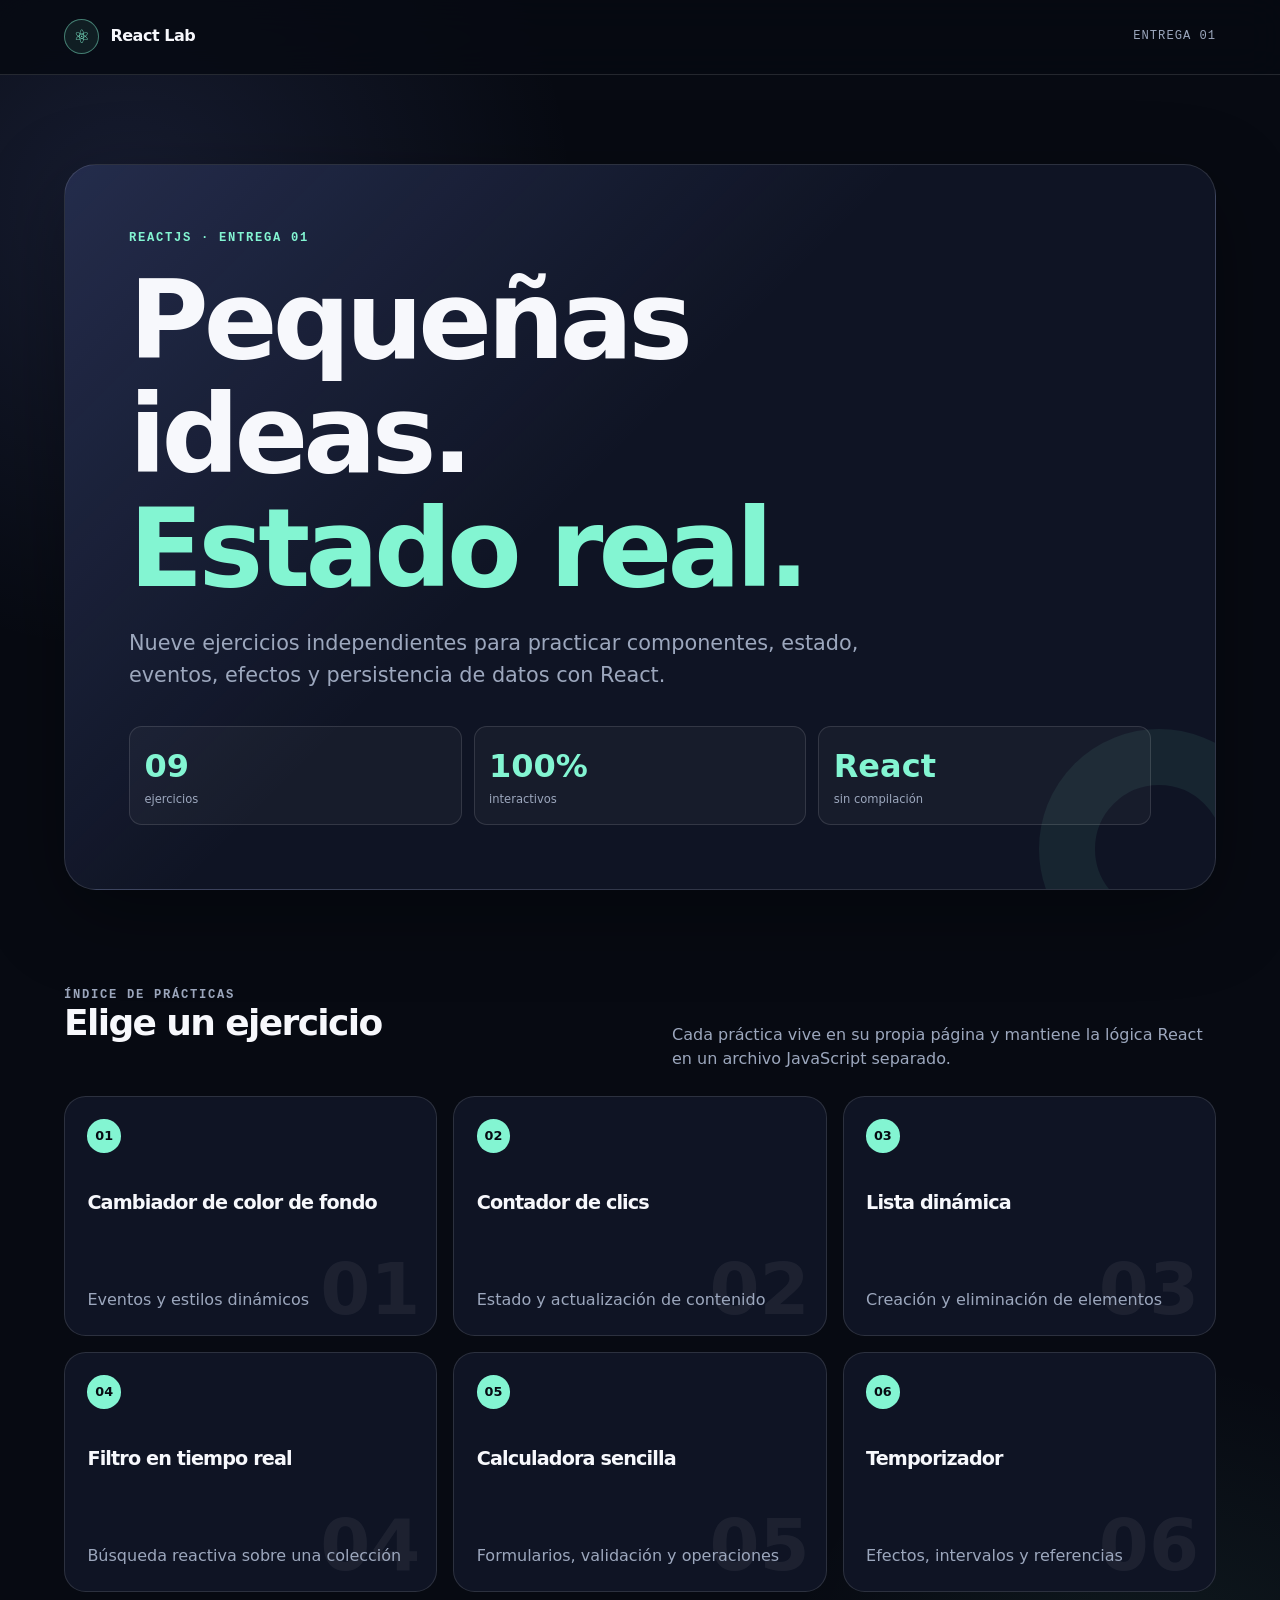
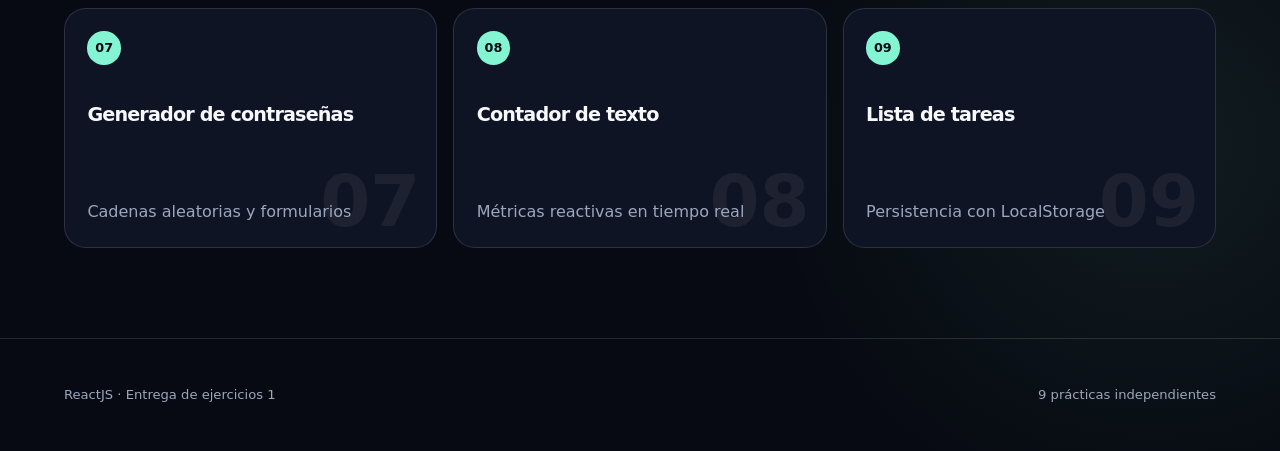
<file: index.html>
<!doctype html>
<html lang="es">
<head>
    <meta charset="UTF-8">
    <meta name="viewport" content="width=device-width, initial-scale=1.0">
    <meta name="description" content="Índice de nueve ejercicios prácticos desarrollados con ReactJS.">
    <title>React Lab | Entrega de ejercicios 1</title>
    <link rel="icon" href="favicon.svg" type="image/svg+xml">
    <link rel="stylesheet" href="estilos.css">
</head>
<body>
    <div id="root"></div>
    <script src="vendor/react.production.min.js"></script>
    <script src="vendor/react-dom.production.min.js"></script>
    <script src="vendor/htm.min.js"></script>
    <script src="js/componentes.js"></script>
    <script src="js/inicio.js"></script>
</body>
</html>
</file>
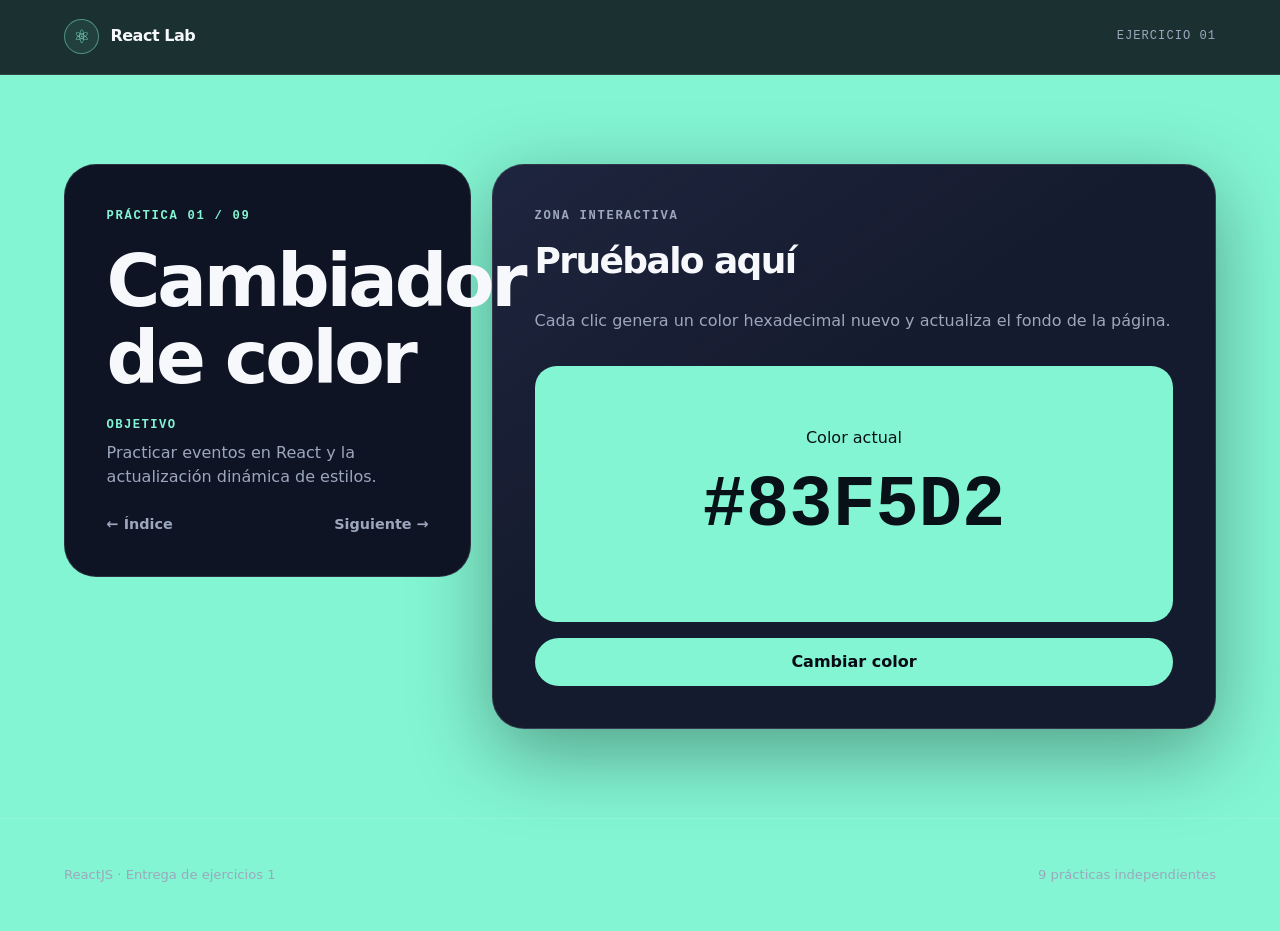
<file: ejercicio-1.html>
<!doctype html>
<html lang="es">
<head>
    <meta charset="UTF-8"><meta name="viewport" content="width=device-width, initial-scale=1.0">
    <meta name="description" content="Ejercicio React para cambiar el color de fondo aleatoriamente.">
    <title>Cambiador de color | React Lab</title>
    <link rel="icon" href="favicon.svg" type="image/svg+xml"><link rel="stylesheet" href="estilos.css">
</head>
<body><div id="root"></div>
    <script src="vendor/react.production.min.js"></script><script src="vendor/react-dom.production.min.js"></script><script src="vendor/htm.min.js"></script>
    <script src="js/componentes.js"></script><script src="js/ejercicio-1.js"></script>
</body>
</html>
</file>
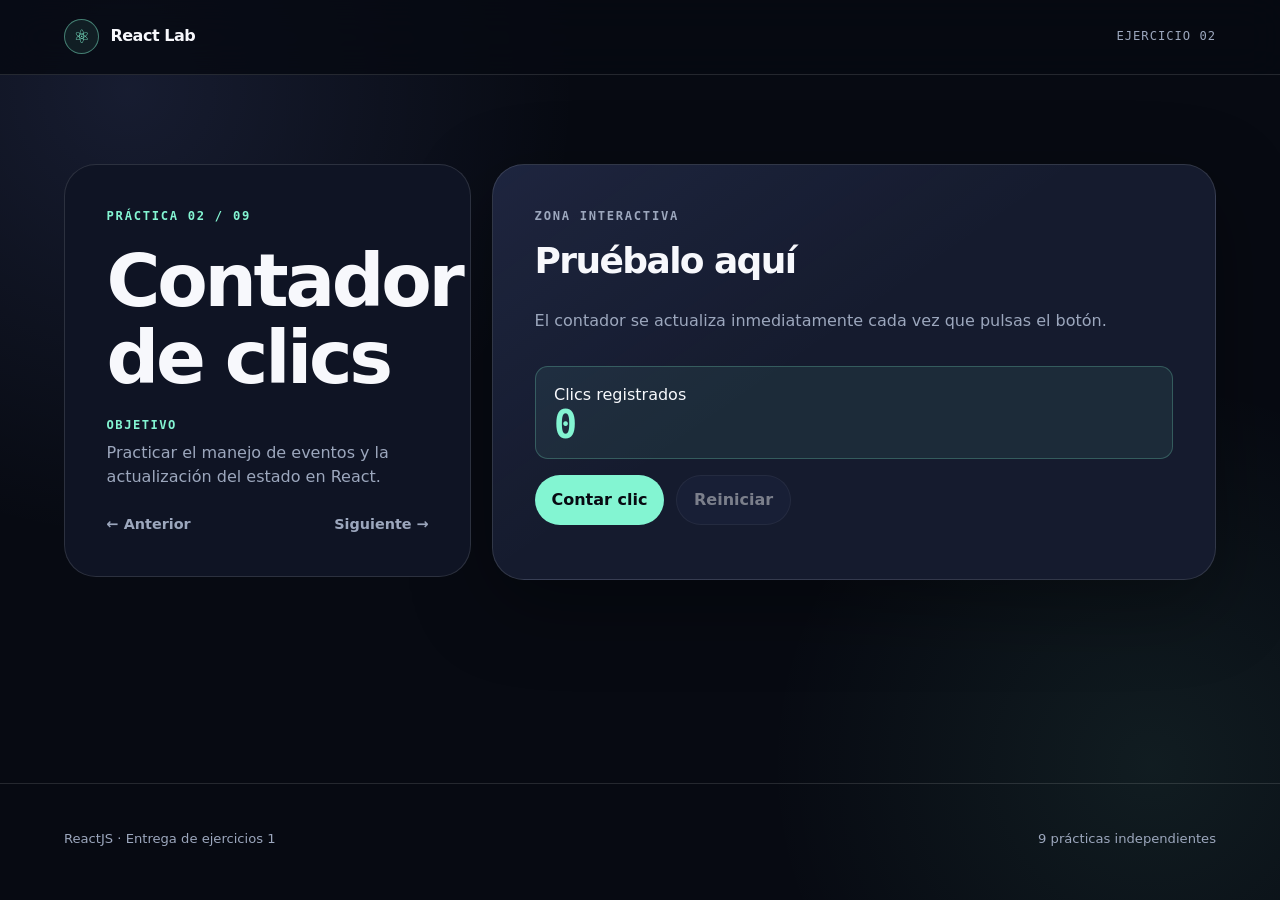
<file: ejercicio-2.html>
<!doctype html>
<html lang="es">
<head>
    <meta charset="UTF-8"><meta name="viewport" content="width=device-width, initial-scale=1.0">
    <meta name="description" content="Ejercicio React para contar clics mediante estado y eventos.">
    <title>Contador de clics | React Lab</title>
    <link rel="icon" href="favicon.svg" type="image/svg+xml"><link rel="stylesheet" href="estilos.css">
</head>
<body><div id="root"></div>
    <script src="vendor/react.production.min.js"></script><script src="vendor/react-dom.production.min.js"></script><script src="vendor/htm.min.js"></script>
    <script src="js/componentes.js"></script><script src="js/ejercicio-2.js"></script>
</body>
</html>
</file>
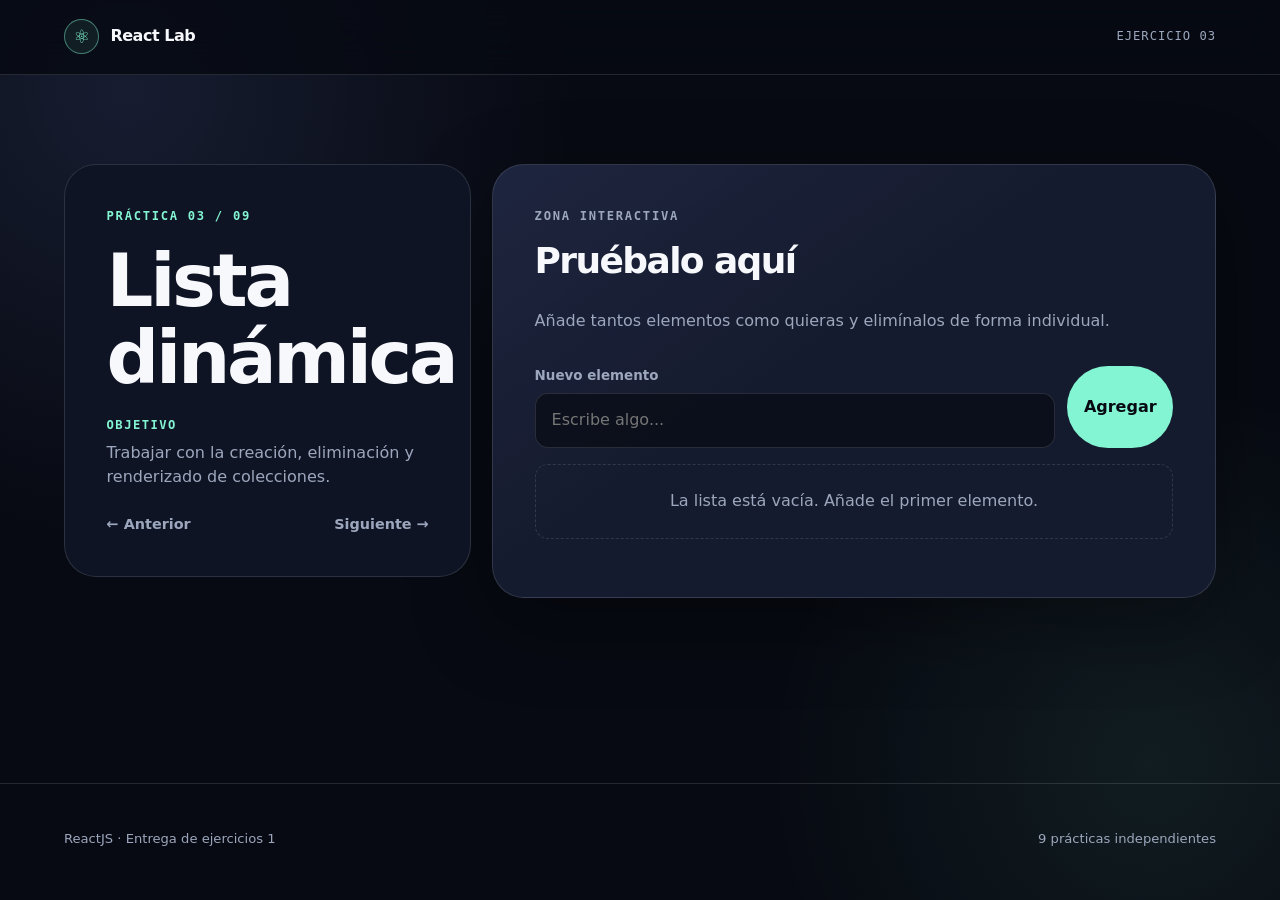
<file: ejercicio-3.html>
<!doctype html>
<html lang="es">
<head>
    <meta charset="UTF-8"><meta name="viewport" content="width=device-width, initial-scale=1.0">
    <meta name="description" content="Ejercicio React de lista dinámica con creación y eliminación de elementos.">
    <title>Lista dinámica | React Lab</title>
    <link rel="icon" href="favicon.svg" type="image/svg+xml"><link rel="stylesheet" href="estilos.css">
</head>
<body><div id="root"></div>
    <script src="vendor/react.production.min.js"></script><script src="vendor/react-dom.production.min.js"></script><script src="vendor/htm.min.js"></script>
    <script src="js/componentes.js"></script><script src="js/ejercicio-3.js"></script>
</body>
</html>
</file>
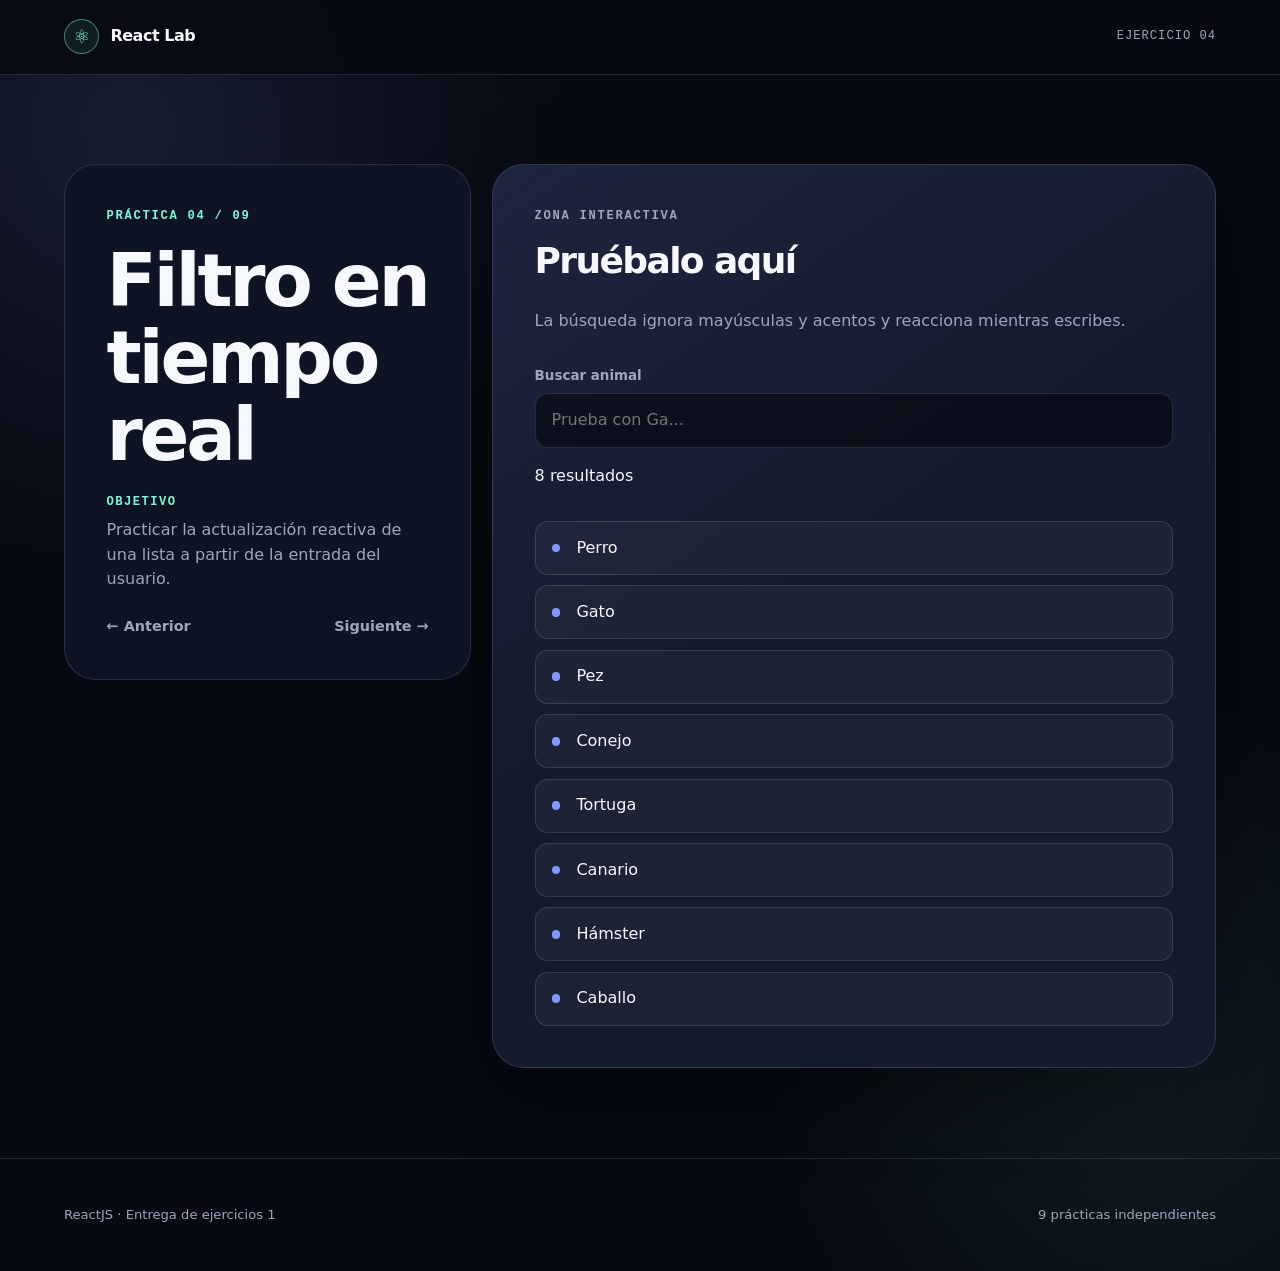
<file: ejercicio-4.html>
<!doctype html>
<html lang="es">
<head>
    <meta charset="UTF-8"><meta name="viewport" content="width=device-width, initial-scale=1.0">
    <meta name="description" content="Ejercicio React de filtrado de una lista en tiempo real.">
    <title>Filtro en tiempo real | React Lab</title>
    <link rel="icon" href="favicon.svg" type="image/svg+xml"><link rel="stylesheet" href="estilos.css">
</head>
<body><div id="root"></div>
    <script src="vendor/react.production.min.js"></script><script src="vendor/react-dom.production.min.js"></script><script src="vendor/htm.min.js"></script>
    <script src="js/componentes.js"></script><script src="js/ejercicio-4.js"></script>
</body>
</html>
</file>
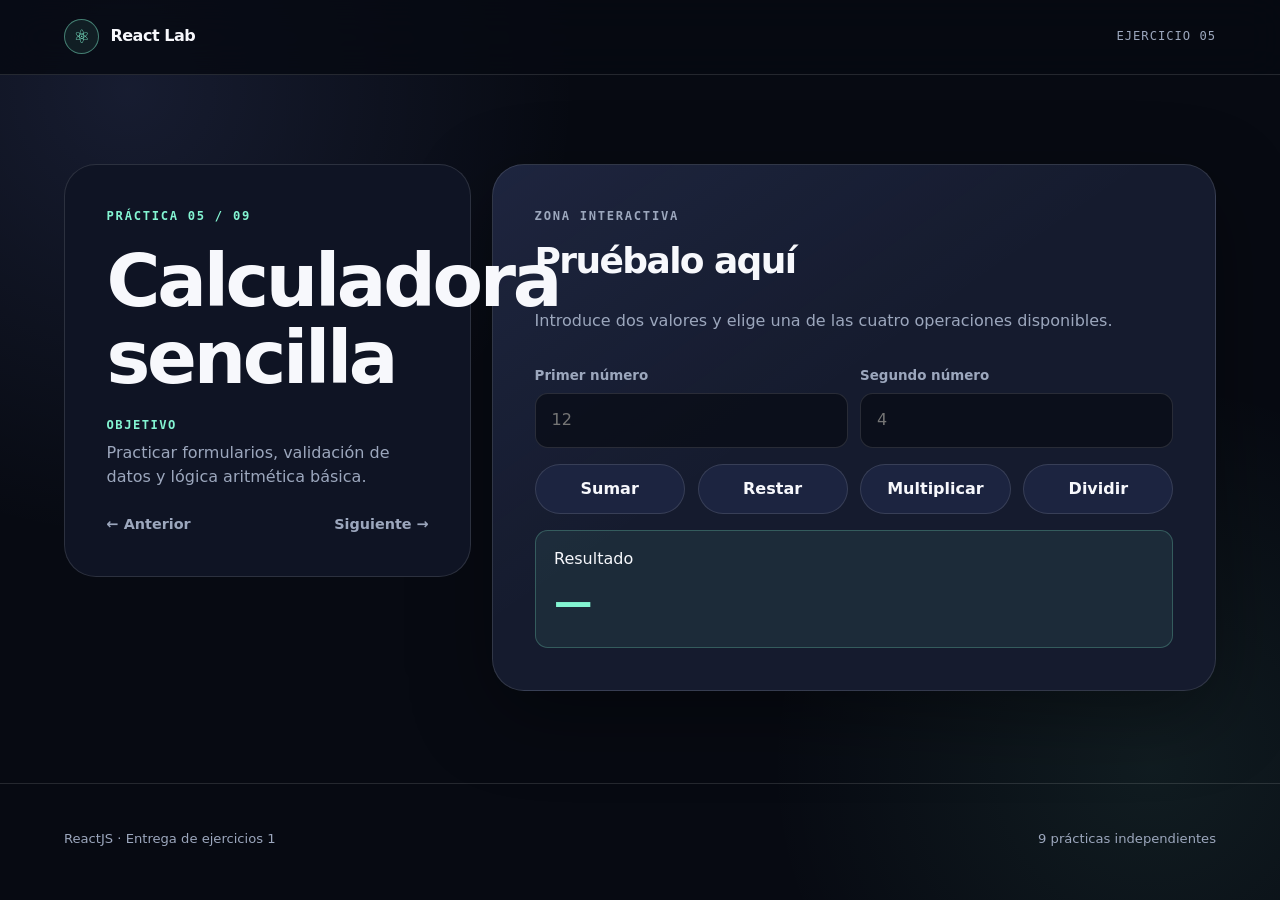
<file: ejercicio-5.html>
<!doctype html>
<html lang="es">
<head>
    <meta charset="UTF-8"><meta name="viewport" content="width=device-width, initial-scale=1.0">
    <meta name="description" content="Calculadora sencilla desarrollada con React y validación de datos.">
    <title>Calculadora sencilla | React Lab</title>
    <link rel="icon" href="favicon.svg" type="image/svg+xml"><link rel="stylesheet" href="estilos.css">
</head>
<body><div id="root"></div>
    <script src="vendor/react.production.min.js"></script><script src="vendor/react-dom.production.min.js"></script><script src="vendor/htm.min.js"></script>
    <script src="js/componentes.js"></script><script src="js/ejercicio-5.js"></script>
</body>
</html>
</file>
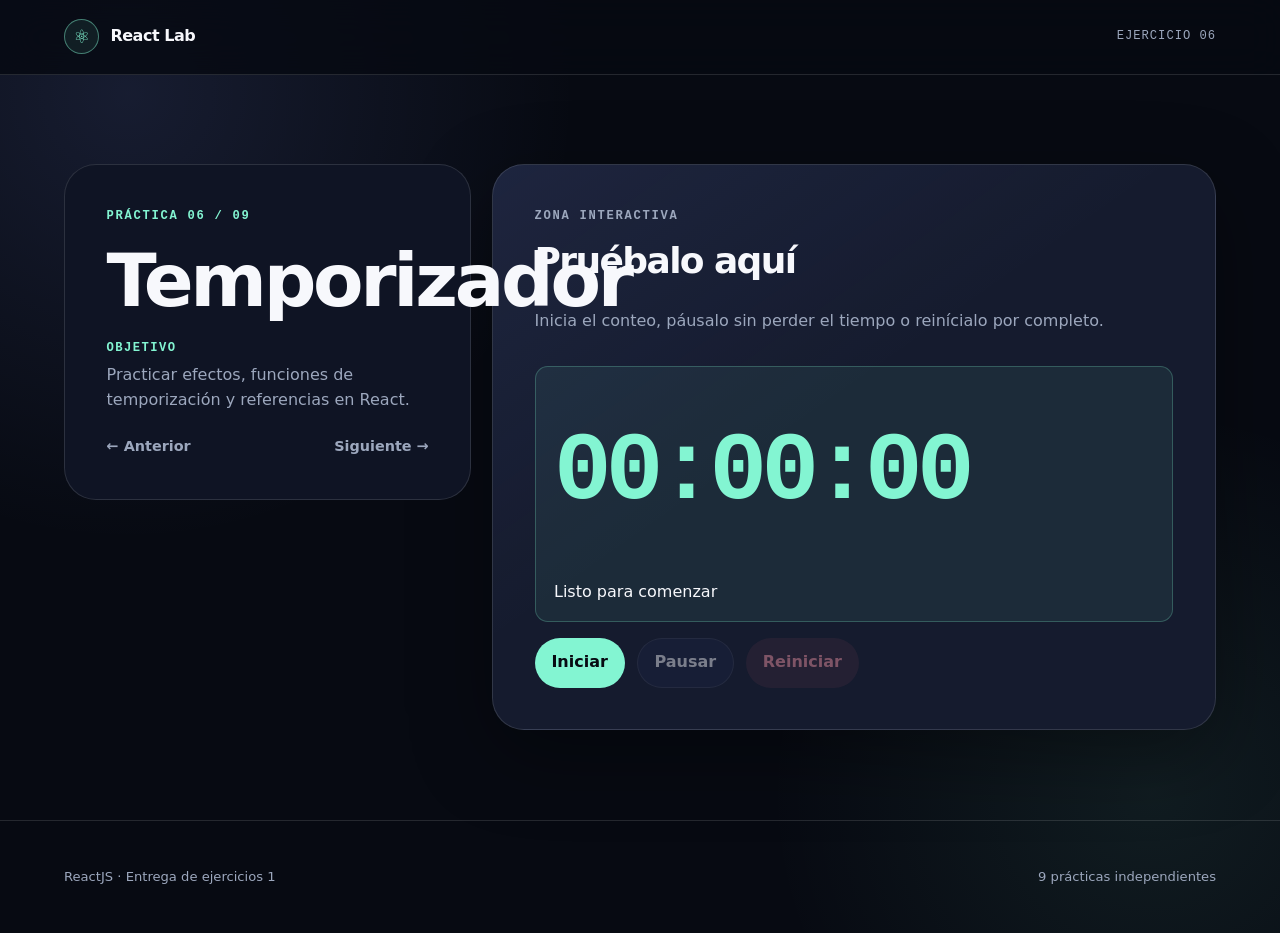
<file: ejercicio-6.html>
<!doctype html>
<html lang="es">
<head>
    <meta charset="UTF-8"><meta name="viewport" content="width=device-width, initial-scale=1.0">
    <meta name="description" content="Temporizador React con inicio, pausa y reinicio.">
    <title>Temporizador | React Lab</title>
    <link rel="icon" href="favicon.svg" type="image/svg+xml"><link rel="stylesheet" href="estilos.css">
</head>
<body><div id="root"></div>
    <script src="vendor/react.production.min.js"></script><script src="vendor/react-dom.production.min.js"></script><script src="vendor/htm.min.js"></script>
    <script src="js/componentes.js"></script><script src="js/ejercicio-6.js"></script>
</body>
</html>
</file>
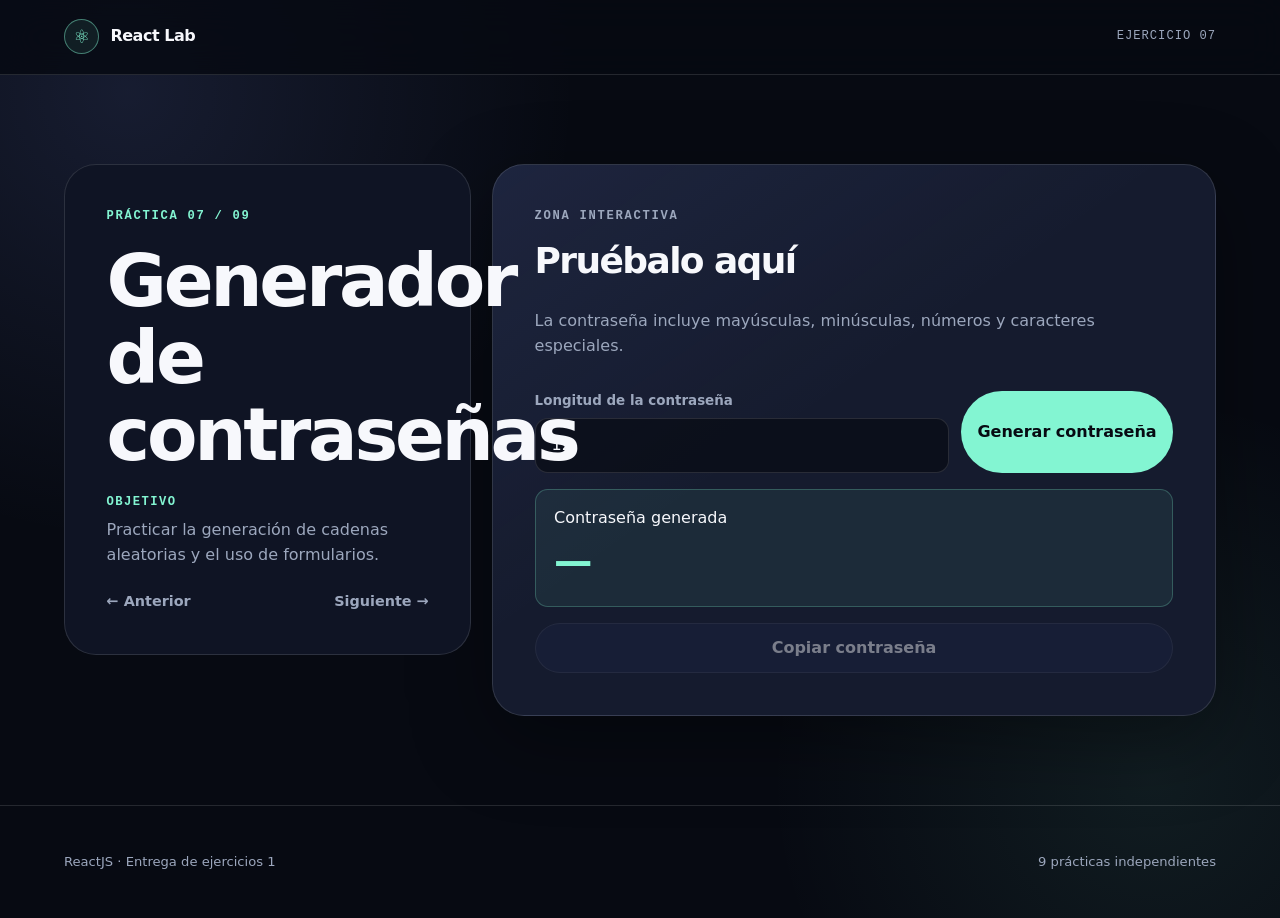
<file: ejercicio-7.html>
<!doctype html>
<html lang="es">
<head>
    <meta charset="UTF-8"><meta name="viewport" content="width=device-width, initial-scale=1.0">
    <meta name="description" content="Generador React de contraseñas aleatorias configurables.">
    <title>Generador de contraseñas | React Lab</title>
    <link rel="icon" href="favicon.svg" type="image/svg+xml"><link rel="stylesheet" href="estilos.css">
</head>
<body><div id="root"></div>
    <script src="vendor/react.production.min.js"></script><script src="vendor/react-dom.production.min.js"></script><script src="vendor/htm.min.js"></script>
    <script src="js/componentes.js"></script><script src="js/ejercicio-7.js"></script>
</body>
</html>
</file>
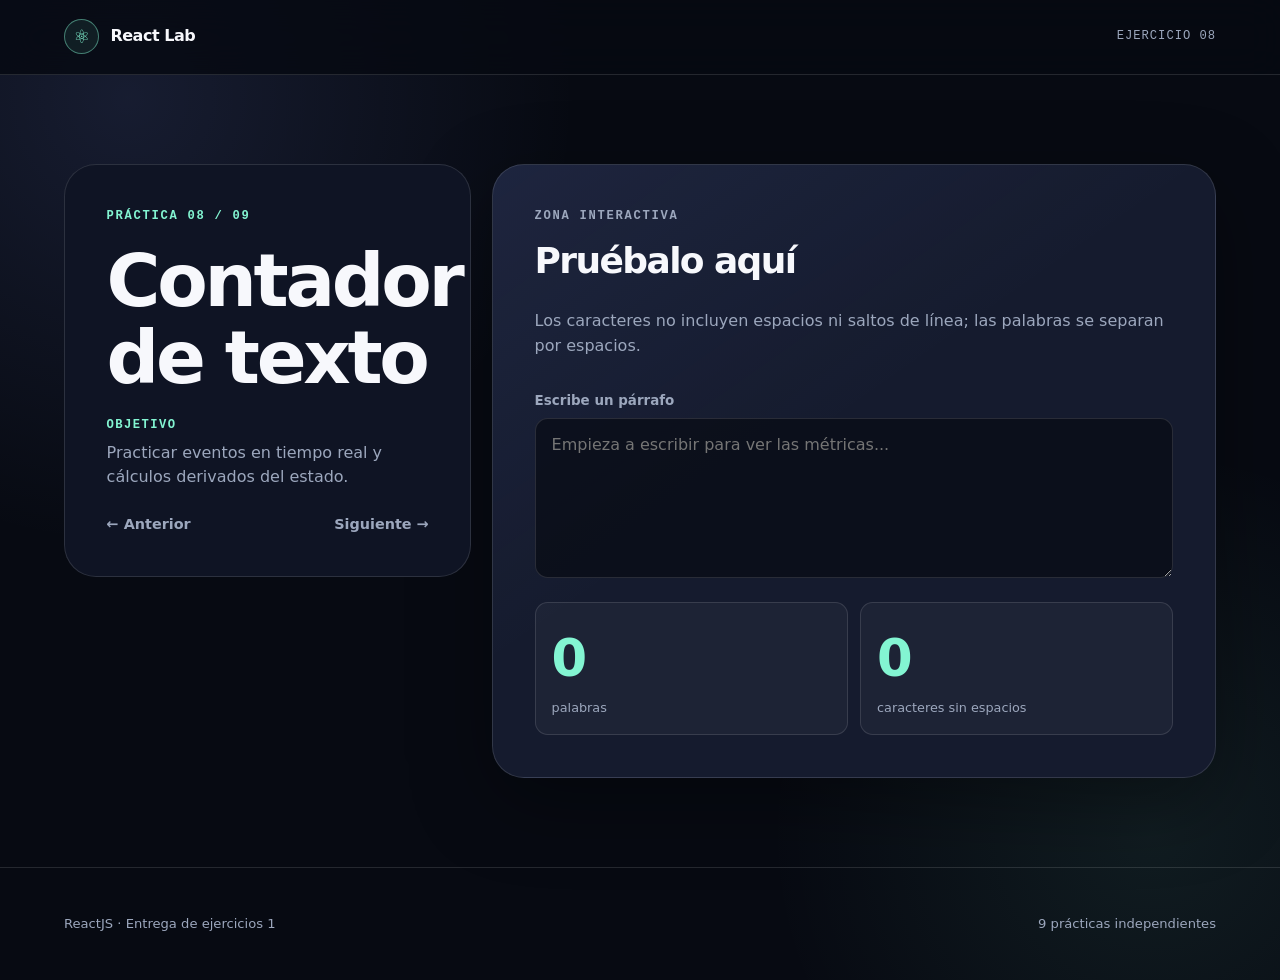
<file: ejercicio-8.html>
<!doctype html>
<html lang="es">
<head>
    <meta charset="UTF-8"><meta name="viewport" content="width=device-width, initial-scale=1.0">
    <meta name="description" content="Contador React de palabras y caracteres en tiempo real.">
    <title>Contador de texto | React Lab</title>
    <link rel="icon" href="favicon.svg" type="image/svg+xml"><link rel="stylesheet" href="estilos.css">
</head>
<body><div id="root"></div>
    <script src="vendor/react.production.min.js"></script><script src="vendor/react-dom.production.min.js"></script><script src="vendor/htm.min.js"></script>
    <script src="js/componentes.js"></script><script src="js/ejercicio-8.js"></script>
</body>
</html>
</file>
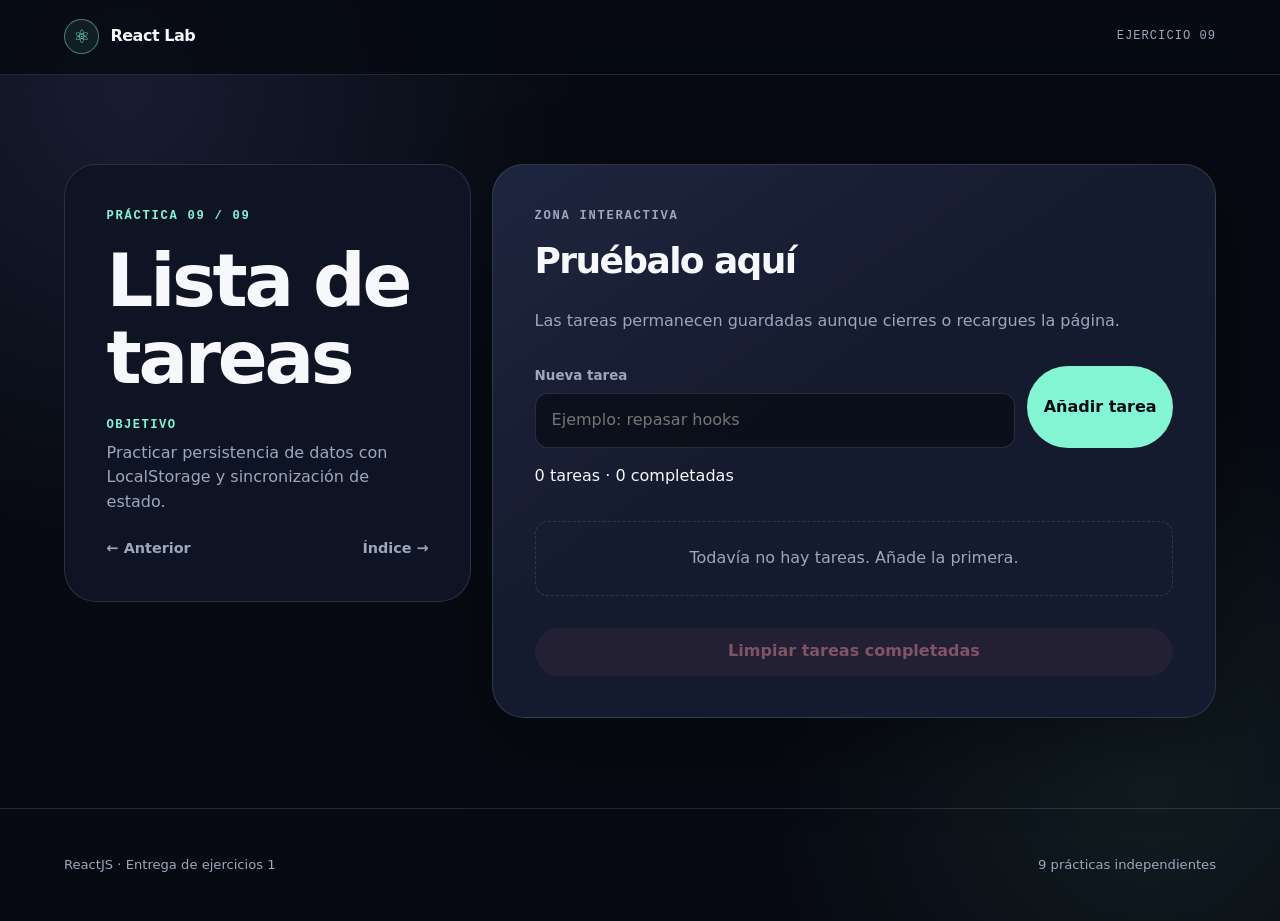
<file: ejercicio-9.html>
<!doctype html>
<html lang="es">
<head>
    <meta charset="UTF-8"><meta name="viewport" content="width=device-width, initial-scale=1.0">
    <meta name="description" content="Lista de tareas React con persistencia mediante LocalStorage.">
    <title>Lista de tareas | React Lab</title>
    <link rel="icon" href="favicon.svg" type="image/svg+xml"><link rel="stylesheet" href="estilos.css">
</head>
<body><div id="root"></div>
    <script src="vendor/react.production.min.js"></script><script src="vendor/react-dom.production.min.js"></script><script src="vendor/htm.min.js"></script>
    <script src="js/componentes.js"></script><script src="js/ejercicio-9.js"></script>
</body>
</html>
</file>
<file: estilos.css>
:root {
    color-scheme: dark;
    --bg: #070a12;
    --surface: #0f1424;
    --surface-2: #151b2e;
    --surface-3: #1c2440;
    --text: #f7f8fc;
    --muted: #9ca7bd;
    --line: rgba(255, 255, 255, 0.12);
    --mint: #83f5d2;
    --mint-strong: #45e7b8;
    --blue: #8298ff;
    --pink: #ff88d3;
    --yellow: #ffd166;
    --danger: #ff7185;
    --shadow: 0 24px 80px rgba(0, 0, 0, 0.35);
    --radius-sm: 0.8rem;
    --radius-md: 1.35rem;
    --radius-lg: 2rem;
    --content: 72rem;
}

*,
*::before,
*::after {
    box-sizing: border-box;
}

html {
    scroll-behavior: smooth;
}

body {
    min-width: 20rem;
    min-height: 100vh;
    margin: 0;
    background:
        radial-gradient(circle at 10% 10%, rgba(130, 152, 255, 0.13), transparent 28rem),
        radial-gradient(circle at 90% 85%, rgba(131, 245, 210, 0.08), transparent 24rem),
        var(--bg);
    color: var(--text);
    font-family: Inter, ui-sans-serif, system-ui, -apple-system, BlinkMacSystemFont, "Segoe UI", sans-serif;
    line-height: 1.55;
}

button,
input,
textarea {
    font: inherit;
}

button,
a,
input,
textarea {
    -webkit-tap-highlight-color: transparent;
}

a {
    color: inherit;
}

button:focus-visible,
a:focus-visible,
input:focus-visible,
textarea:focus-visible {
    outline: 3px solid var(--yellow);
    outline-offset: 4px;
}

.site-header {
    position: sticky;
    z-index: 20;
    top: 0;
    border-bottom: 1px solid var(--line);
    background: rgba(7, 10, 18, 0.84);
    backdrop-filter: blur(18px);
}

.header-inner,
.site-footer-inner {
    display: flex;
    width: min(calc(100% - 2rem), var(--content));
    margin-inline: auto;
    align-items: center;
    justify-content: space-between;
    gap: 1rem;
}

.header-inner {
    min-height: 4.6rem;
}

.brand {
    display: inline-flex;
    align-items: center;
    gap: 0.7rem;
    font-size: 1rem;
    font-weight: 900;
    letter-spacing: -0.03em;
    text-decoration: none;
}

.brand-mark {
    display: grid;
    width: 2.2rem;
    height: 2.2rem;
    border: 1px solid rgba(131, 245, 210, 0.45);
    border-radius: 50%;
    background: rgba(131, 245, 210, 0.08);
    color: var(--mint);
    font-size: 1.15rem;
    place-items: center;
}

.header-label {
    color: var(--muted);
    font-family: ui-monospace, SFMono-Regular, Menlo, Monaco, Consolas, monospace;
    font-size: 0.76rem;
    letter-spacing: 0.08em;
    text-transform: uppercase;
}

.page {
    width: min(calc(100% - 2rem), var(--content));
    min-height: calc(100vh - 12rem);
    margin-inline: auto;
    padding-block: clamp(2.4rem, 7vw, 6rem);
}

.eyebrow {
    margin: 0 0 1rem;
    color: var(--mint);
    font-family: ui-monospace, SFMono-Regular, Menlo, Monaco, Consolas, monospace;
    font-size: 0.76rem;
    font-weight: 800;
    letter-spacing: 0.14em;
    text-transform: uppercase;
}

h1,
h2,
h3,
p {
    margin-top: 0;
}

h1,
h2,
h3 {
    line-height: 1.05;
    letter-spacing: -0.045em;
}

h1 {
    max-width: 12ch;
    margin-bottom: 1.25rem;
    font-size: clamp(2.7rem, 10vw, 6.8rem);
}

h2 {
    font-size: clamp(1.55rem, 5vw, 2.25rem);
}

h3 {
    margin-bottom: 0.65rem;
    font-size: 1.2rem;
}

.lead {
    max-width: 46rem;
    color: var(--muted);
    font-size: clamp(1.05rem, 2.5vw, 1.3rem);
}

.hero {
    position: relative;
    overflow: hidden;
    padding: clamp(1.4rem, 5vw, 4.5rem);
    border: 1px solid var(--line);
    border-radius: var(--radius-lg);
    background:
        linear-gradient(135deg, rgba(130, 152, 255, 0.18), transparent 45%),
        var(--surface);
    box-shadow: var(--shadow);
}

.hero::after {
    position: absolute;
    right: -4rem;
    bottom: -5rem;
    width: 15rem;
    height: 15rem;
    border: 3.5rem solid rgba(131, 245, 210, 0.07);
    border-radius: 50%;
    content: "";
}

.hero h1 span {
    display: block;
    color: var(--mint);
}

.hero-stats {
    position: relative;
    z-index: 1;
    display: grid;
    margin-top: 2.2rem;
    gap: 0.75rem;
    grid-template-columns: repeat(3, minmax(0, 1fr));
}

.hero-stat {
    padding: 0.9rem;
    border: 1px solid var(--line);
    border-radius: var(--radius-sm);
    background: rgba(255, 255, 255, 0.035);
}

.hero-stat strong,
.hero-stat span {
    display: block;
}

.hero-stat strong {
    color: var(--mint);
    font-size: clamp(1.2rem, 4vw, 2rem);
}

.hero-stat span {
    color: var(--muted);
    font-size: 0.72rem;
}

.index-section {
    margin-top: clamp(3rem, 8vw, 6rem);
}

.section-heading {
    display: flex;
    margin-bottom: 1.5rem;
    align-items: end;
    justify-content: space-between;
    gap: 1rem;
}

.section-heading p {
    max-width: 34rem;
    margin-bottom: 0;
    color: var(--muted);
}

.exercise-grid {
    display: grid;
    gap: 1rem;
}

.exercise-card {
    position: relative;
    display: flex;
    min-height: 15rem;
    overflow: hidden;
    padding: 1.4rem;
    border: 1px solid var(--line);
    border-radius: var(--radius-md);
    background: var(--surface);
    flex-direction: column;
    text-decoration: none;
    transition: border-color 180ms ease, transform 180ms ease, background-color 180ms ease;
}

.exercise-card::after {
    position: absolute;
    right: 1rem;
    bottom: 0.65rem;
    color: rgba(255, 255, 255, 0.06);
    content: attr(data-number);
    font-size: 4.5rem;
    font-weight: 900;
    line-height: 1;
}

.exercise-card:hover {
    border-color: rgba(131, 245, 210, 0.6);
    background: var(--surface-2);
    transform: translateY(-5px);
}

.card-number {
    display: inline-flex;
    width: 2.1rem;
    height: 2.1rem;
    margin-bottom: 2.5rem;
    align-items: center;
    justify-content: center;
    border-radius: 50%;
    background: var(--mint);
    color: var(--bg);
    font-size: 0.8rem;
    font-weight: 900;
}

.exercise-card p {
    position: relative;
    z-index: 1;
    margin: auto 0 0;
    color: var(--muted);
}

.exercise-shell {
    display: grid;
    gap: 1.3rem;
}

.exercise-intro,
.exercise-panel {
    padding: clamp(1.3rem, 4vw, 2.6rem);
    border: 1px solid var(--line);
    border-radius: var(--radius-lg);
    background: var(--surface);
}

.exercise-intro {
    align-self: start;
}

.exercise-intro h1 {
    font-size: clamp(2.2rem, 7vw, 4.6rem);
}

.objective-label {
    margin-bottom: 0.35rem;
    color: var(--mint);
    font-family: ui-monospace, SFMono-Regular, Menlo, Monaco, Consolas, monospace;
    font-size: 0.76rem;
    font-weight: 800;
    letter-spacing: 0.12em;
    text-transform: uppercase;
}

.objective {
    color: var(--muted);
}

.exercise-panel {
    min-height: 26rem;
    background:
        linear-gradient(145deg, rgba(130, 152, 255, 0.08), transparent 45%),
        var(--surface-2);
    box-shadow: var(--shadow);
}

.panel-heading {
    margin-bottom: 2rem;
}

.panel-heading p {
    color: var(--muted);
}

.control-stack {
    display: grid;
    gap: 1rem;
}

.control-row {
    display: flex;
    flex-wrap: wrap;
    gap: 0.75rem;
}

label {
    display: block;
    margin-bottom: 0.4rem;
    color: var(--muted);
    font-size: 0.84rem;
    font-weight: 800;
}

input:not([type="checkbox"]),
textarea {
    width: 100%;
    padding: 0.88rem 1rem;
    border: 1px solid var(--line);
    border-radius: var(--radius-sm);
    background: rgba(7, 10, 18, 0.65);
    color: var(--text);
    transition: border-color 160ms ease, box-shadow 160ms ease;
}

input:not([type="checkbox"]):hover,
textarea:hover,
input:not([type="checkbox"]):focus,
textarea:focus {
    border-color: var(--blue);
    box-shadow: 0 0 0 4px rgba(130, 152, 255, 0.12);
    outline: 0;
}

textarea {
    min-height: 10rem;
    resize: vertical;
}

.button {
    display: inline-flex;
    min-height: 3rem;
    padding: 0.72rem 1.05rem;
    border: 0;
    border-radius: 999px;
    align-items: center;
    justify-content: center;
    background: var(--mint);
    color: var(--bg);
    font-weight: 900;
    cursor: pointer;
    text-decoration: none;
    transition: filter 160ms ease, transform 160ms ease;
}

.button:hover:not(:disabled) {
    filter: brightness(1.08);
    transform: translateY(-2px);
}

.button:disabled {
    cursor: not-allowed;
    opacity: 0.45;
}

.button-secondary {
    border: 1px solid var(--line);
    background: var(--surface-3);
    color: var(--text);
}

.button-danger {
    background: rgba(255, 113, 133, 0.15);
    color: #ff9baa;
}

.result-box {
    min-height: 5rem;
    padding: 1rem 1.15rem;
    border: 1px solid rgba(131, 245, 210, 0.24);
    border-radius: var(--radius-sm);
    background: rgba(131, 245, 210, 0.07);
}

.result-box strong {
    display: block;
    color: var(--mint);
    font-size: clamp(1.4rem, 5vw, 2.4rem);
    overflow-wrap: anywhere;
}

.error {
    margin: 0;
    color: #ff9baa;
    font-weight: 800;
}

.color-stage {
    display: grid;
    min-height: 16rem;
    padding: 1.25rem;
    border-radius: var(--radius-md);
    color: #0b1020;
    place-items: center;
    text-align: center;
    transition: background-color 300ms ease;
}

.color-code {
    display: block;
    font-family: ui-monospace, SFMono-Regular, Menlo, Monaco, Consolas, monospace;
    font-size: clamp(2rem, 8vw, 4.5rem);
    font-weight: 900;
}

.big-number,
.timer-display {
    display: block;
    font-family: ui-monospace, SFMono-Regular, Menlo, Monaco, Consolas, monospace;
    font-weight: 900;
    letter-spacing: -0.06em;
}

.big-number {
    color: var(--mint);
    font-size: clamp(4.5rem, 20vw, 10rem);
    line-height: 0.9;
}

.timer-display {
    margin-block: 1rem 2rem;
    color: var(--mint);
    font-size: clamp(2.7rem, 11vw, 6rem);
}

.item-list,
.filter-list,
.todo-list {
    display: grid;
    margin: 0;
    padding: 0;
    gap: 0.65rem;
    list-style: none;
}

.item-list li,
.filter-list li,
.todo-item {
    display: flex;
    padding: 0.85rem 1rem;
    border: 1px solid var(--line);
    border-radius: var(--radius-sm);
    align-items: center;
    justify-content: space-between;
    gap: 1rem;
    background: rgba(255, 255, 255, 0.035);
}

.icon-button {
    display: grid;
    width: 2.3rem;
    height: 2.3rem;
    flex: 0 0 auto;
    border: 1px solid rgba(255, 113, 133, 0.3);
    border-radius: 50%;
    background: rgba(255, 113, 133, 0.08);
    color: #ff9baa;
    cursor: pointer;
    place-items: center;
}

.icon-button:hover {
    background: rgba(255, 113, 133, 0.18);
}

.filter-list li {
    justify-content: flex-start;
}

.filter-list li::before {
    width: 0.55rem;
    height: 0.55rem;
    border-radius: 50%;
    background: var(--blue);
    content: "";
}

.calculator-grid {
    display: grid;
    gap: 0.8rem;
    grid-template-columns: repeat(2, minmax(0, 1fr));
}

.calculator-grid .button {
    width: 100%;
}

.password-output {
    user-select: all;
}

.text-metrics {
    display: grid;
    gap: 0.75rem;
    grid-template-columns: repeat(2, minmax(0, 1fr));
}

.metric {
    padding: 1rem;
    border: 1px solid var(--line);
    border-radius: var(--radius-sm);
    background: rgba(255, 255, 255, 0.035);
}

.metric strong,
.metric span {
    display: block;
}

.metric strong {
    color: var(--mint);
    font-size: clamp(1.8rem, 7vw, 3.2rem);
}

.metric span {
    color: var(--muted);
    font-size: 0.8rem;
}

.todo-item label {
    display: flex;
    margin: 0;
    align-items: center;
    gap: 0.8rem;
    cursor: pointer;
}

.todo-item input {
    width: 1.1rem;
    height: 1.1rem;
    accent-color: var(--mint);
}

.todo-item.is-complete span {
    color: var(--muted);
    text-decoration: line-through;
}

.empty-state {
    padding: 1.5rem;
    border: 1px dashed var(--line);
    border-radius: var(--radius-sm);
    color: var(--muted);
    text-align: center;
}

.exercise-nav {
    display: flex;
    margin-top: 1.4rem;
    justify-content: space-between;
    gap: 1rem;
}

.exercise-nav a {
    color: var(--muted);
    font-size: 0.9rem;
    font-weight: 800;
    text-decoration: none;
}

.exercise-nav a:hover {
    color: var(--mint);
}

.site-footer {
    border-top: 1px solid var(--line);
}

.site-footer-inner {
    min-height: 7rem;
    color: var(--muted);
    font-size: 0.82rem;
}

.site-footer p {
    margin: 0;
}

@media (min-width: 40rem) {
    .exercise-grid {
        grid-template-columns: repeat(2, minmax(0, 1fr));
    }

    .control-row > .field {
        flex: 1 1 13rem;
    }

    .calculator-grid {
        grid-template-columns: repeat(4, minmax(0, 1fr));
    }
}

@media (min-width: 64rem) {
    .exercise-grid {
        grid-template-columns: repeat(3, minmax(0, 1fr));
    }

    .exercise-shell {
        align-items: start;
        grid-template-columns: minmax(18rem, 0.72fr) minmax(0, 1.28fr);
    }

    .exercise-intro {
        position: sticky;
        top: 6.2rem;
    }
}

@media (prefers-reduced-motion: reduce) {
    *,
    *::before,
    *::after {
        scroll-behavior: auto !important;
        transition-duration: 0.01ms !important;
    }
}
</file>
